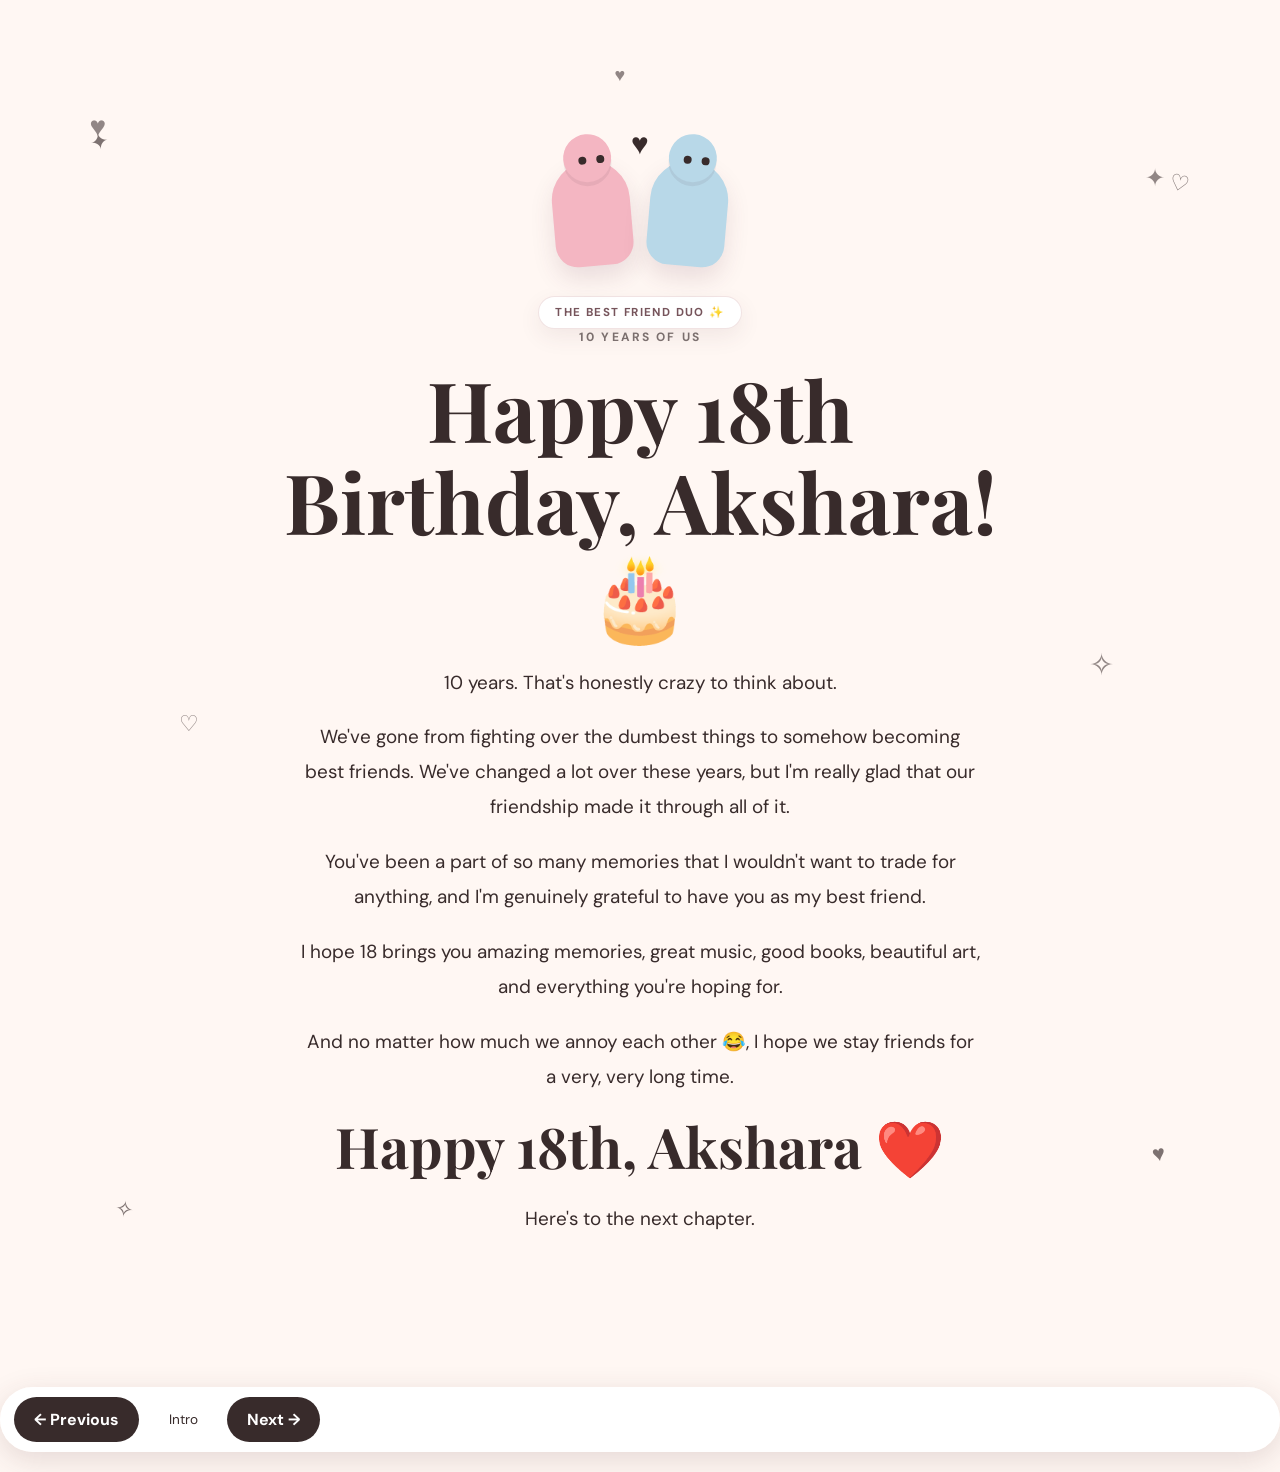
<file: index.html>
<!doctype html><html lang="en"><head><meta charset="utf-8"><meta name="viewport" content="width=device-width,initial-scale=1"><title>Happy 18th Birthday, Akshara 🎂</title><link rel="preconnect" href="https://fonts.googleapis.com"><link rel="preconnect" href="https://fonts.gstatic.com" crossorigin><link href="https://fonts.googleapis.com/css2?family=DM+Sans:wght@400;500;700&family=Playfair+Display:wght@600;700&display=swap" rel="stylesheet"><style>*{box-sizing:border-box}
html{margin:0;padding:0;min-height:100%;overflow-x:hidden;overflow-y:auto}
body{margin:0;padding:0;min-height:100vh;min-height:100dvh;font-family:"DM Sans",sans-serif;background:#fff7f3;color:#382b2b;overflow-x:hidden;overflow-y:auto}
.page{display:none;width:100%;min-height:100vh;min-height:100dvh;padding:70px 7vw 150px;overflow:visible}
.page.active{display:block;animation:fade .4s ease}
.hero,.card{max-width:760px;width:100%;margin:0 auto}
.hero{padding-top:4vh;text-align:center}
.card{background:rgba(255,255,255,.9);border:1px solid rgba(190,130,130,.2);border-radius:28px;padding:clamp(28px,6vw,60px);box-shadow:0 18px 60px rgba(120,70,70,.12);text-align:center}
.eyebrow{letter-spacing:.18em;font-size:.75rem;font-weight:700;opacity:.65;margin-bottom:18px}
h1,h2{font-family:"Playfair Display",serif;line-height:1.1}
h1{font-size:clamp(2.4rem,7vw,5.2rem);margin:0 0 28px}
h2{font-size:clamp(2rem,5vw,3.5rem);margin:0 0 26px}
p{font-size:clamp(1rem,2vw,1.18rem);line-height:1.85;margin:0 auto 20px;max-width:680px}
.nav{position:fixed;left:50%;bottom:20px;transform:translateX(-50%);display:flex;align-items:center;gap:14px;z-index:100;background:rgba(255,255,255,.96);padding:10px 14px;border-radius:999px;box-shadow:0 8px 30px rgba(80,50,50,.15);backdrop-filter:blur(10px)}
button{border:0;border-radius:999px;padding:12px 20px;background:#382b2b;color:white;font:inherit;font-weight:700;cursor:pointer}
button:disabled{opacity:.35;cursor:default}
#counter{font-size:.85rem;min-width:60px;text-align:center}
@keyframes fade{from{opacity:0;transform:translateY(10px)}to{opacity:1;transform:none}}
@media(max-width:600px){
.page{padding:35px 20px 125px;min-height:100dvh}
.hero{padding-top:2vh}
.card{border-radius:22px;padding:30px 24px}
.nav{bottom:12px;gap:8px;padding:8px 10px}
button{padding:10px 14px}
}
.decorations{position:fixed;inset:0;pointer-events:none;overflow:hidden;z-index:0}
.deco{position:absolute;opacity:.55;animation:float 7s ease-in-out infinite;user-select:none}
.deco:nth-child(1){left:7%;top:12%;font-size:28px;animation-delay:-1s}
.deco:nth-child(2){right:9%;top:18%;font-size:24px;animation-delay:-3s}
.deco:nth-child(3){left:14%;bottom:18%;font-size:22px;animation-delay:-5s}
.deco:nth-child(4){right:13%;bottom:24%;font-size:30px;animation-delay:-2s}
.deco:nth-child(5){left:48%;top:7%;font-size:18px;animation-delay:-4s}
.page,.nav{position:relative;z-index:1}
@keyframes float{0%,100%{transform:translateY(0) rotate(-4deg)}50%{transform:translateY(-12px) rotate(5deg)}}
@media(max-width:600px){.page{padding:45px 18px 120px}.deco:nth-child(1){left:3%}.deco:nth-child(2){right:3%}.deco:nth-child(3){left:5%}.deco:nth-child(4){right:5%}}

.duo-wrap{display:flex;justify-content:center;align-items:flex-end;gap:18px;margin:10px auto 28px;height:150px;position:relative}
.duo-person{width:78px;height:105px;border-radius:42px 42px 24px 24px;position:relative;box-shadow:0 12px 25px rgba(90,50,70,.13)}
.duo-person:before{content:"";position:absolute;width:48px;height:48px;border-radius:50%;top:-27px;left:15px;background:inherit;box-shadow:0 4px 0 rgba(70,40,50,.08)}
.duo-person:after{content:"";position:absolute;width:8px;height:8px;border-radius:50%;top:-5px;left:30px;background:#382b2b;box-shadow:18px 0 #382b2b}
.duo-one{background:#f4b6c2;transform:rotate(-5deg)}
.duo-two{background:#b8d8e8;transform:rotate(5deg)}
.duo-heart{position:absolute;top:8px;font-size:30px;animation:heartBeat 1.8s ease-in-out infinite}
.duo-label{display:inline-block;margin-top:2px;padding:8px 16px;border-radius:999px;background:#fff;border:1px solid rgba(190,130,130,.22);font-size:.72rem;font-weight:700;letter-spacing:.12em;color:#76545b;box-shadow:0 8px 22px rgba(90,50,70,.08)}
.corner-doodle{position:absolute;font-size:22px;opacity:.65;pointer-events:none}
.doodle-a{left:7%;top:9%;transform:rotate(-12deg)}
.doodle-b{right:7%;top:12%;transform:rotate(14deg)}
.doodle-c{left:9%;bottom:13%;transform:rotate(10deg)}
.doodle-d{right:9%;bottom:17%;transform:rotate(-10deg)}
@keyframes heartBeat{0%,100%{transform:scale(1)}50%{transform:scale(1.18)}}
</style></head><body>
<div class="decorations" aria-hidden="true">
<span class="deco">♥</span><span class="deco">✦</span><span class="deco">♡</span><span class="deco">✧</span><span class="deco">♥</span>
</div><section class="page active"><div class="hero"><div class="corner-doodle doodle-a">✦</div><div class="corner-doodle doodle-b">♡</div><div class="corner-doodle doodle-c">✧</div><div class="corner-doodle doodle-d">♥</div><div class="duo-wrap"><div class="duo-person duo-one"></div><div class="duo-heart">♥</div><div class="duo-person duo-two"></div></div><div class="duo-label">THE BEST FRIEND DUO ✨</div>
<div class="eyebrow">10 YEARS OF US</div>
<h1>Happy 18th Birthday, Akshara! 🎂</h1>
<p>10 years. That's honestly crazy to think about.</p>
<p>We've gone from fighting over the dumbest things to somehow becoming best friends. We've changed a lot over these years, but I'm really glad that our friendship made it through all of it.</p>
<p>You've been a part of so many memories that I wouldn't want to trade for anything, and I'm genuinely grateful to have you as my best friend.</p>
<p>I hope 18 brings you amazing memories, great music, good books, beautiful art, and everything you're hoping for.</p>
<p>And no matter how much we annoy each other 😂, I hope we stay friends for a very, very long time.</p>
<h2>Happy 18th, Akshara ❤️</h2><p>Here's to the next chapter.</p>
</div></section><section class="page"><div class="card"><div class="duo-label">BEST FRIEND DUO ✨</div><div class="eyebrow">MEMORY 1 OF 18</div><h2>The Beginning</h2><p>I still remember the first time you came to my house. We were only 8, and somehow even then we already had completely different things going on. I was busy playing while you were sitting there studying. Neither of us could have possibly known that this random childhood visit would eventually turn into a friendship that would last for the next ten years.</p></div></section><section class="page"><div class="card"><div class="duo-label">BEST FRIEND DUO ✨</div><div class="eyebrow">MEMORY 2 OF 18</div><h2>The 2-Day Van Era 😂</h2><p>Then came the legendary van phase. You joined my van, and somehow, only two days later, you left it again. 😂 At the time, it probably felt like just another completely normal school thing, but looking back, it is funny how many of our memories started with these tiny, seemingly insignificant moments. If someone had told us we'd still be friends ten years later, I definitely wouldn't have believed them.</p></div></section><section class="page"><div class="card"><div class="duo-label">BEST FRIEND DUO ✨</div><div class="eyebrow">MEMORY 3 OF 18</div><h2>Two Months of Awkwardness</h2><p>At 9, we somehow ended up in the same class for about two months and even sat together. We were both awkward, probably had no idea what to say half the time, and definitely weren't the people we eventually became. Still, looking back, there's something really sweet about remembering those early days when our friendship was basically just beginning without either of us realizing it.</p></div></section><section class="page"><div class="card"><div class="duo-label">BEST FRIEND DUO ✨</div><div class="eyebrow">MEMORY 4 OF 18</div><h2>The Frenemy Era</h2><p>By the time we were 10, things had evolved considerably. We entered what can only be described as our frenemy era. 😂 We could get along perfectly one moment and then argue over something completely ridiculous the next. Somehow, despite all the rivalry and stupid arguments, we kept ending up around each other. Apparently, even our childhood selves couldn't escape this friendship.</p></div></section><section class="page"><div class="card"><div class="duo-label">BEST FRIEND DUO ✨</div><div class="eyebrow">MEMORY 5 OF 18</div><h2>The Taekwondo Incident</h2><p>One of the funniest things is that I once watched your taekwondo training while I was waiting for a friend, without even realizing that it was you. Imagine watching someone without knowing that years later they would become your best friend. 😂 It's such a random memory, but it makes me realize how many times our paths crossed before we actually became close.</p></div></section><section class="page"><div class="card"><div class="duo-label">BEST FRIEND DUO ✨</div><div class="eyebrow">MEMORY 6 OF 18</div><h2>Forced Proximity</h2><p>At 11, I joined your van, and somehow we ended up being forced to sit together. Neither of us was particularly thrilled about this arrangement. 😂 We weren't exactly best friends at the time, and sitting next to each other probably felt like the universe was testing our patience. Looking back, though, it's hilarious because we eventually became so close that sitting together became completely normal.</p></div></section><section class="page"><div class="card"><div class="duo-label">BEST FRIEND DUO ✨</div><div class="eyebrow">MEMORY 7 OF 18</div><h2>Rivals, But Closer</h2><p>Around 12, we started getting closer, although the rivalry definitely wasn't going anywhere. We could be friends and competitors at the same time, somehow managing to turn the smallest things into competitions or arguments. 😂 But underneath all that, we were slowly becoming more comfortable around each other. It was probably one of the first stages where our friendship started becoming what it is today.</p></div></section><section class="page"><div class="card"><div class="duo-label">BEST FRIEND DUO ✨</div><div class="eyebrow">MEMORY 8 OF 18</div><h2>Lockdown</h2><p>Then lockdown happened, and somehow that changed everything. We became much closer during that time, especially when you were away in Aligarh for six months. I genuinely missed having you around, which was probably one of the first times I properly realized how important your presence had become. It's weird that something as strange as lockdown ended up strengthening our friendship so much.</p></div></section><section class="page"><div class="card"><div class="duo-label">BEST FRIEND DUO ✨</div><div class="eyebrow">MEMORY 9 OF 18</div><h2>The Instagram Era</h2><p>At 14, we properly entered the Instagram era. 😂 We started talking more and more, and suddenly our conversations weren't just random interactions at school anymore. We could actually talk whenever we wanted. Slowly, the messages became longer, the conversations became more frequent, and we started knowing much more about each other's lives. Looking back, this was definitely one of the turning points in our friendship.</p></div></section><section class="page"><div class="card"><div class="duo-label">BEST FRIEND DUO ✨</div><div class="eyebrow">MEMORY 10 OF 18</div><h2>The Walk Home Era</h2><p>By 15, we had become considerably closer, and going home from school together became one of those little routines that I genuinely enjoyed. Those walks gave us time to talk about random things, complain about school, discuss whatever was happening in our lives, and just exist without the usual school chaos around us. Some of the simplest moments ended up becoming some of my favourite memories.</p></div></section><section class="page"><div class="card"><div class="duo-label">BEST FRIEND DUO ✨</div><div class="eyebrow">MEMORY 11 OF 18</div><h2>The Water Incident 😂</h2><p>And then there was the time you hit me because I got water on you. 😂 Honestly, I'm still not sure whether the punishment matched the crime. But somehow, even these ridiculous moments became part of what makes our friendship memorable. We've had plenty of arguments and stupid incidents over the years, but they're the kind of memories that we'll probably laugh about even years from now.</p></div></section><section class="page"><div class="card"><div class="duo-label">BEST FRIEND DUO ✨</div><div class="eyebrow">MEMORY 12 OF 18</div><h2>Slendrina 💀</h2><p>I genuinely don't know why you thought pretending to be Slendrina was an acceptable way to entertain yourself, but apparently it was. 💀 You used to scare me with it, and I definitely did not appreciate it at the time. Looking back, though, it's one of those completely random memories that instantly reminds me of our friendship and the ridiculous things we used to do.</p></div></section><section class="page"><div class="card"><div class="duo-label">BEST FRIEND DUO ✨</div><div class="eyebrow">MEMORY 13 OF 18</div><h2>The Birthday Incident</h2><p>You once invited me to your birthday, which I thought was going to be a nice, normal birthday celebration. Instead, somehow I ended up getting isolated. 😂 I still remember that because it was such a classic example of our friendship: something that should have been simple somehow turned into a completely memorable incident. At least now it's something we can laugh about.</p></div></section><section class="page"><div class="card"><div class="duo-label">BEST FRIEND DUO ✨</div><div class="eyebrow">MEMORY 14 OF 18</div><h2>Basketball 🏀</h2><p>Playing basketball together at school is another one of those memories I really like. It wasn't necessarily some huge event, but it was just fun being able to play together and spend time doing something outside of the usual classroom routine. Looking back at all these little moments, it's funny how ordinary things like playing basketball can become memories that stick around for years.</p></div></section><section class="page"><div class="card"><div class="duo-label">BEST FRIEND DUO ✨</div><div class="eyebrow">MEMORY 15 OF 18</div><h2>The Wingwoman Era</h2><p>One of the most important things you've done for me was helping me propose to my girlfriend. 😂 You were basically my unofficial wingwoman through the whole situation, and honestly, I probably would've overthought everything without your help. It's funny to think about how you've been involved in so many different parts of my life, sometimes in completely unexpected ways.</p></div></section><section class="page"><div class="card"><div class="duo-label">BEST FRIEND DUO ✨</div><div class="eyebrow">MEMORY 16 OF 18</div><h2>The Unofficial Therapist</h2><p>You've also somehow become my unofficial therapist over the years. Whenever I had some problem, whether it was something serious or something completely stupid, you were usually there to listen and help me figure it out. You somehow had a way of making things feel less complicated. I genuinely appreciate all those conversations, even the ones where I probably made things way more dramatic than they needed to be.</p></div></section><section class="page"><div class="card"><div class="duo-label">BEST FRIEND DUO ✨</div><div class="eyebrow">MEMORY 17 OF 18</div><h2>The Chat Wars 😂</h2><p>And obviously, we can't forget the countless fights we've had over chat. 😂 Sometimes we'd argue over something incredibly stupid, stop talking for a while, and then somehow end up talking again like nothing happened. I've probably had to make up for my fair share of those arguments too. Somehow, despite all the chaos, none of those fights managed to break the friendship.</p></div></section><section class="page"><div class="card"><div class="duo-label">BEST FRIEND DUO ✨</div><div class="eyebrow">MEMORY 18 OF 18</div><h2>Ten Years Later ❤️</h2><p>And now here we are. Ten years after that first childhood visit, we've somehow gone from barely knowing each other, to classmates, rivals, frenemies, friends, and eventually best friends. We've grown up a lot, changed in countless ways, and collected an absurd number of memories along the way. Whatever the next ten years bring, I'm genuinely glad you've been such a big part of the first ten. ❤️</p></div></section><div class="nav"><button id="prev">← Previous</button><span id="counter">Intro</span><button id="next">Next →</button></div><script>
const pages=[...document.querySelectorAll(".page")],prev=document.getElementById("prev"),next=document.getElementById("next"),counter=document.getElementById("counter");let current=0;
function show(n){current=Math.max(0,Math.min(pages.length-1,n));pages.forEach((p,i)=>p.classList.toggle("active",i===current));prev.disabled=current===0;next.disabled=current===pages.length-1;counter.textContent=current===0?"Intro":current+" / 18";history.replaceState(null,"",current?"#memory-"+current:"");}
prev.onclick=()=>show(current-1);next.onclick=()=>show(current+1);document.addEventListener("keydown",e=>{if(e.key==="ArrowRight")show(current+1);if(e.key==="ArrowLeft")show(current-1)});const m=location.hash.match(/memory-(\d+)/);if(m)show(Number(m[1]));
</script></body></html>
</file>
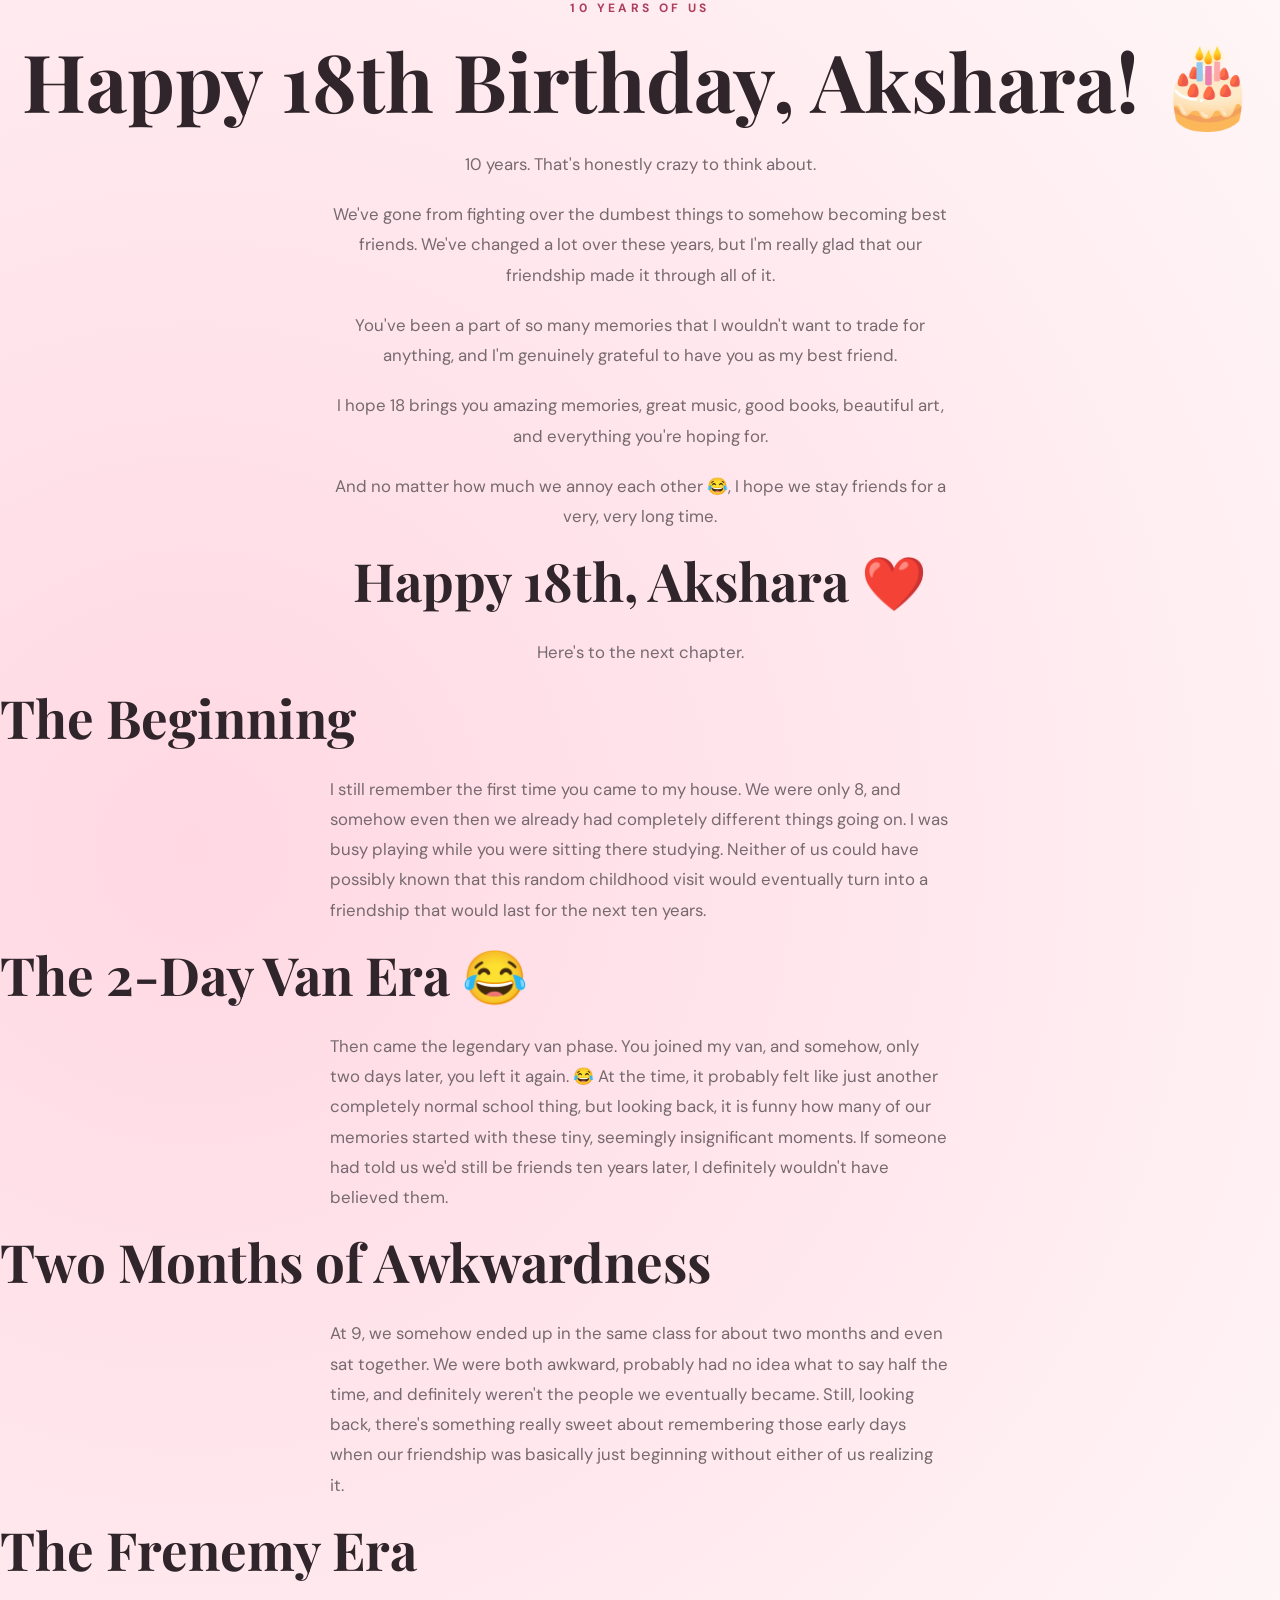
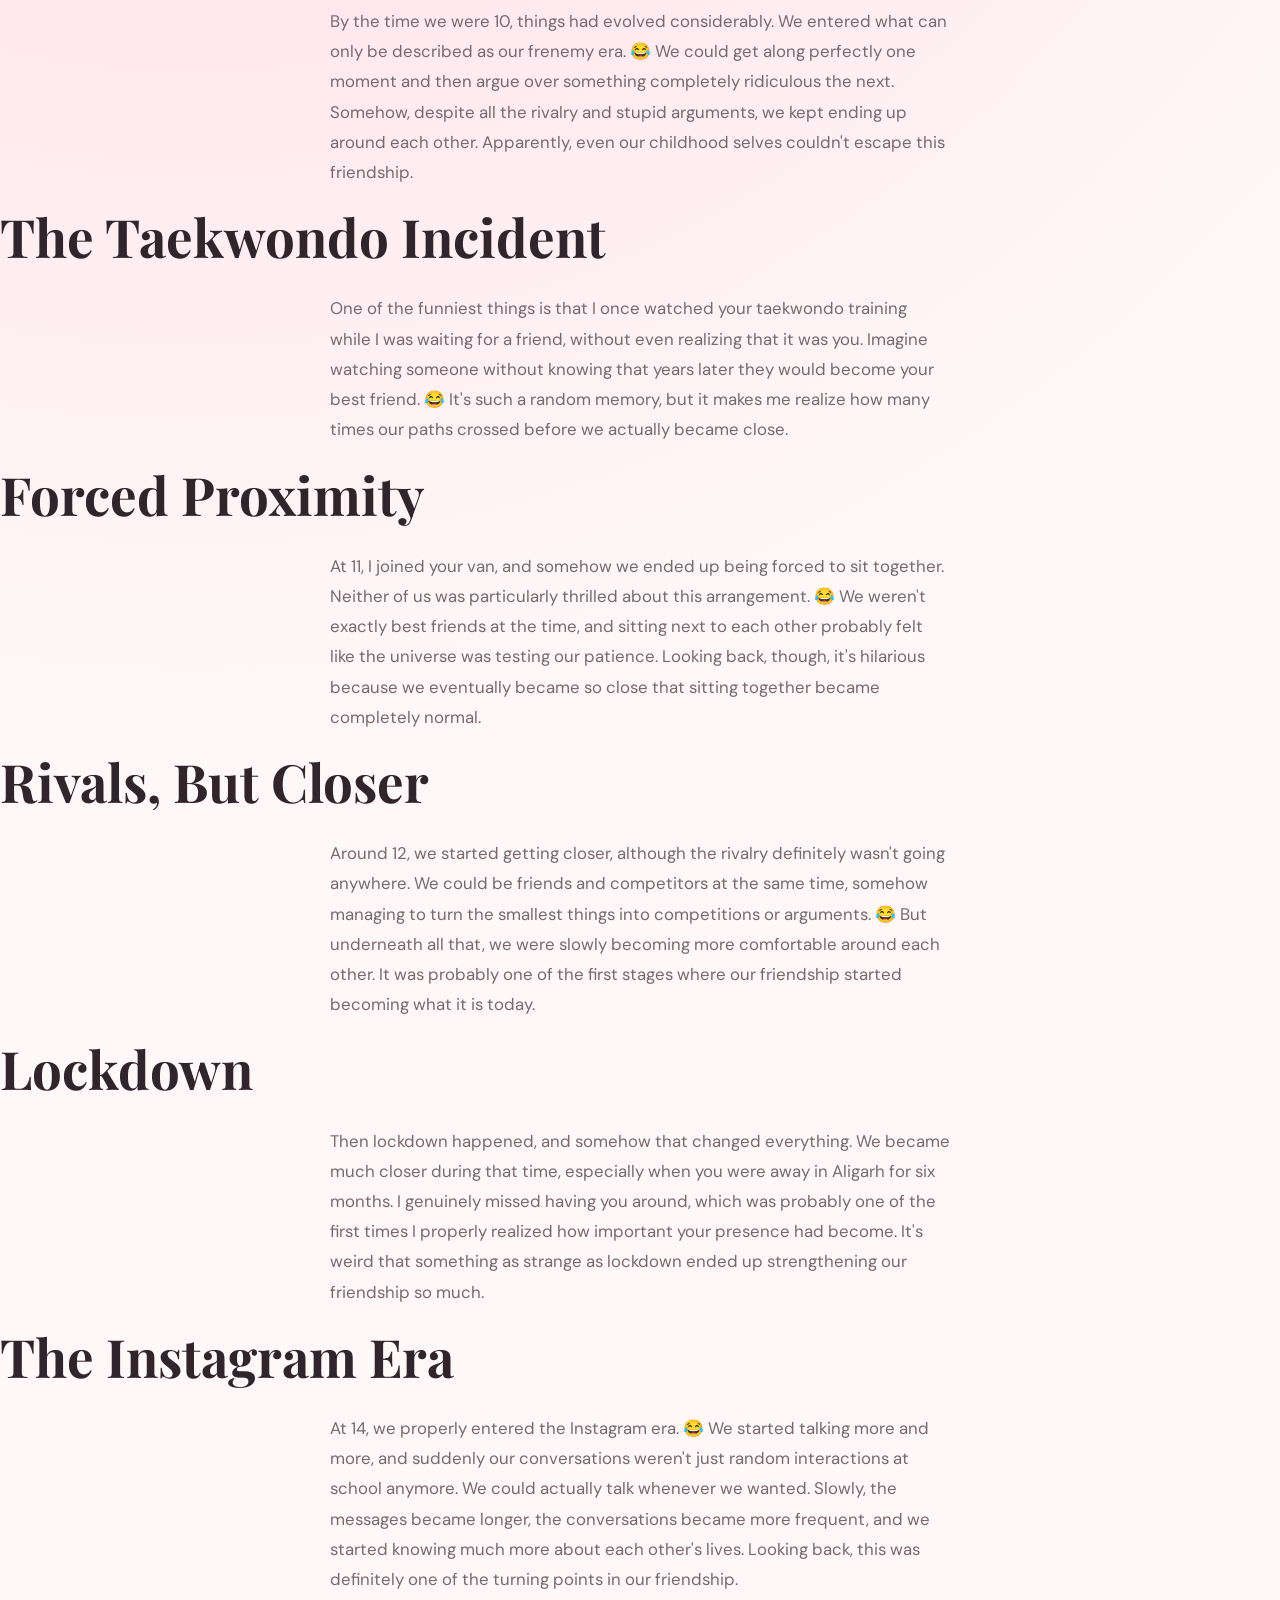
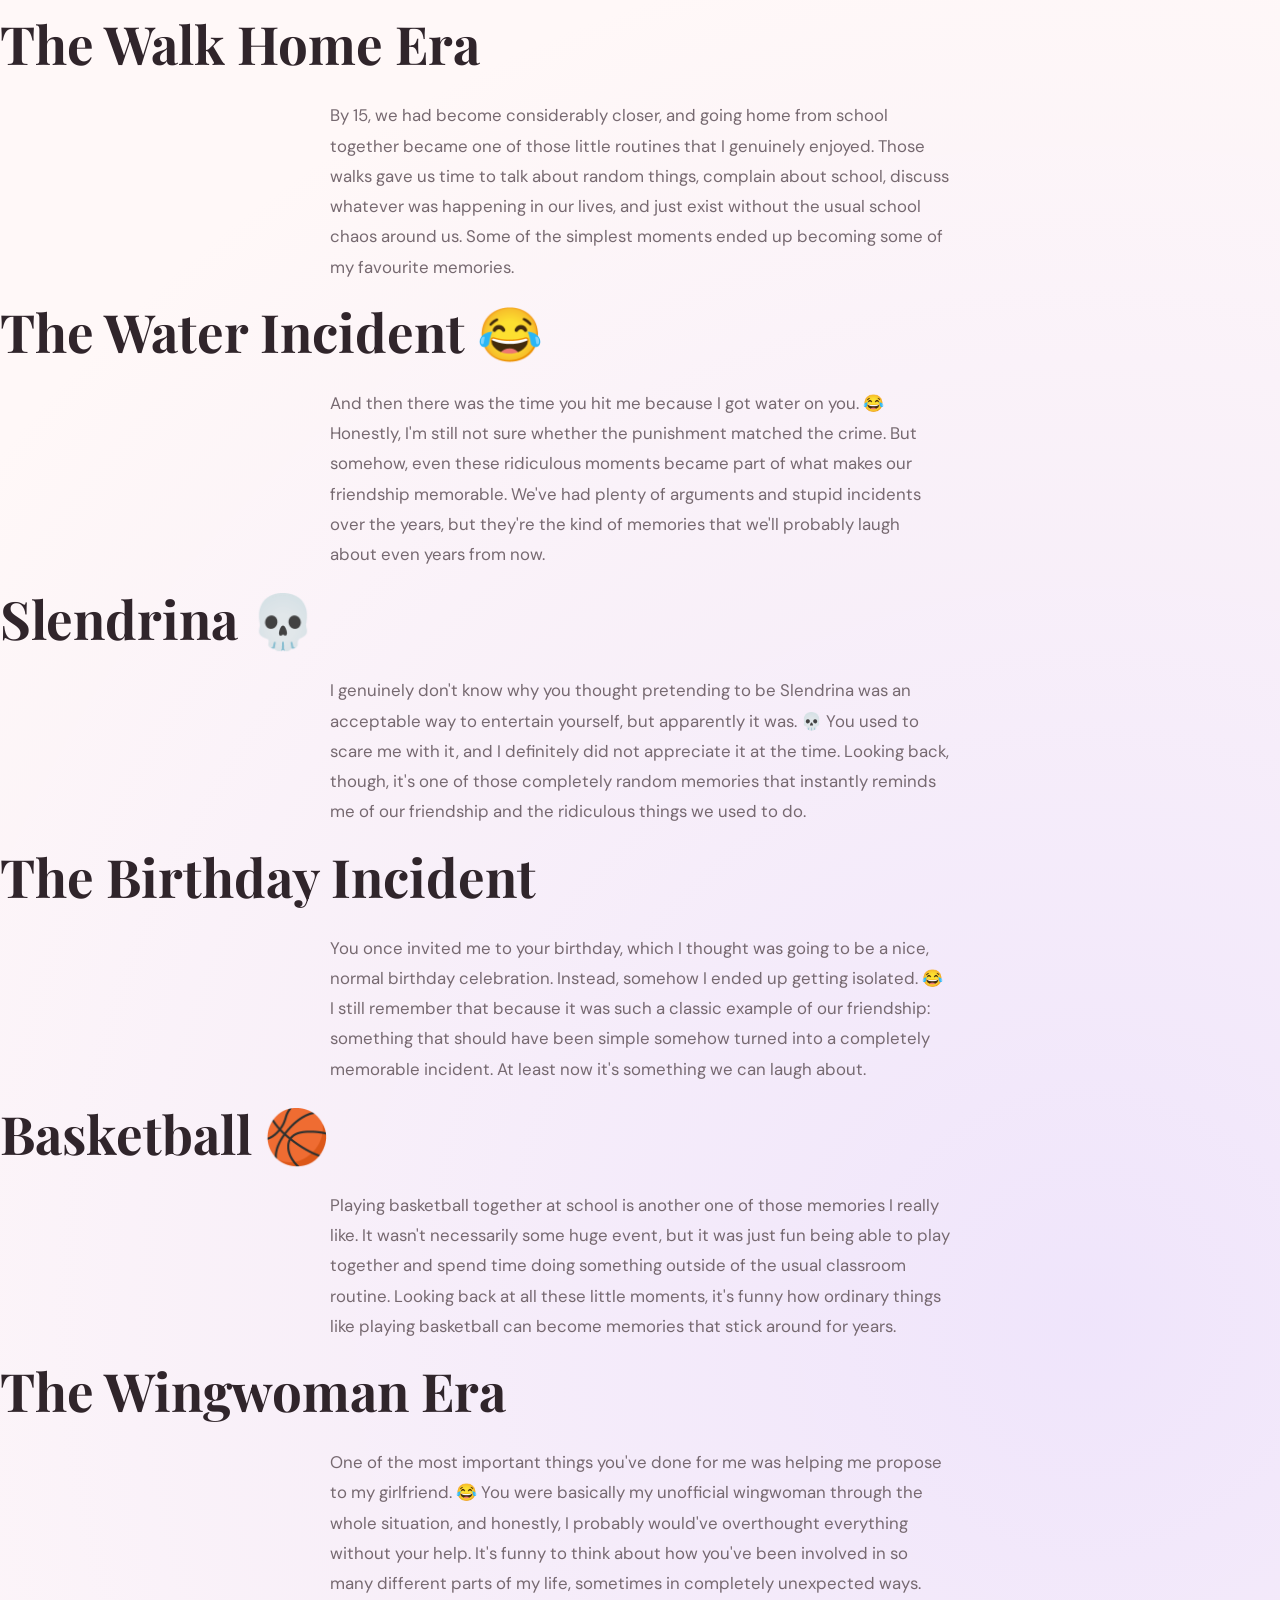
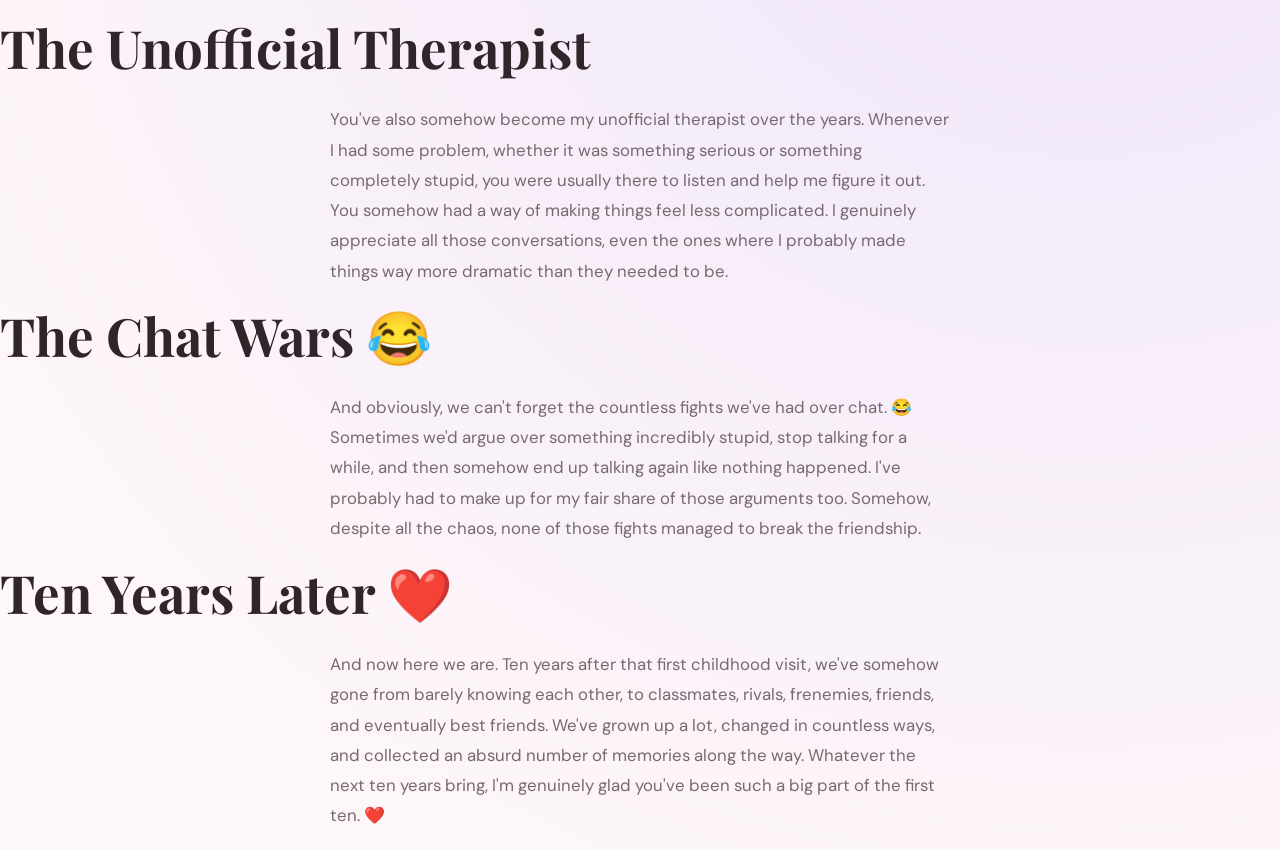
<file: akshara_birthday_updated-1.html>
<!DOCTYPE html>
<html lang="en">
<head>
<meta charset="UTF-8">
<meta name="viewport" content="width=device-width, initial-scale=1.0">
<title>Happy 18th Birthday, Akshara 🎂</title>
<link rel="stylesheet" href="static/style.css">
</head>
<body>
<div class="container">
<div class="hero">
<div class="eyebrow">10 YEARS OF US</div>
<h1>Happy 18th Birthday, Akshara! 🎂</h1>
<p>10 years. That's honestly crazy to think about.</p>
<p>We've gone from fighting over the dumbest things to somehow becoming best friends. We've changed a lot over these years, but I'm really glad that our friendship made it through all of it.</p>
<p>You've been a part of so many memories that I wouldn't want to trade for anything, and I'm genuinely grateful to have you as my best friend.</p>
<p>I hope 18 brings you amazing memories, great music, good books, beautiful art, and everything you're hoping for.</p>
<p>And no matter how much we annoy each other 😂, I hope we stay friends for a very, very long time.</p>
<h2>Happy 18th, Akshara ❤️</h2><p>Here's to the next chapter.</p>
</div>
<div class="memories">
<section><h2>The Beginning</h2><p>I still remember the first time you came to my house. We were only 8, and somehow even then we already had completely different things going on. I was busy playing while you were sitting there studying. Neither of us could have possibly known that this random childhood visit would eventually turn into a friendship that would last for the next ten years.</p></section>
<section><h2>The 2-Day Van Era 😂</h2><p>Then came the legendary van phase. You joined my van, and somehow, only two days later, you left it again. 😂 At the time, it probably felt like just another completely normal school thing, but looking back, it is funny how many of our memories started with these tiny, seemingly insignificant moments. If someone had told us we'd still be friends ten years later, I definitely wouldn't have believed them.</p></section>
<section><h2>Two Months of Awkwardness</h2><p>At 9, we somehow ended up in the same class for about two months and even sat together. We were both awkward, probably had no idea what to say half the time, and definitely weren't the people we eventually became. Still, looking back, there's something really sweet about remembering those early days when our friendship was basically just beginning without either of us realizing it.</p></section>
<section><h2>The Frenemy Era</h2><p>By the time we were 10, things had evolved considerably. We entered what can only be described as our frenemy era. 😂 We could get along perfectly one moment and then argue over something completely ridiculous the next. Somehow, despite all the rivalry and stupid arguments, we kept ending up around each other. Apparently, even our childhood selves couldn't escape this friendship.</p></section>
<section><h2>The Taekwondo Incident</h2><p>One of the funniest things is that I once watched your taekwondo training while I was waiting for a friend, without even realizing that it was you. Imagine watching someone without knowing that years later they would become your best friend. 😂 It's such a random memory, but it makes me realize how many times our paths crossed before we actually became close.</p></section>
<section><h2>Forced Proximity</h2><p>At 11, I joined your van, and somehow we ended up being forced to sit together. Neither of us was particularly thrilled about this arrangement. 😂 We weren't exactly best friends at the time, and sitting next to each other probably felt like the universe was testing our patience. Looking back, though, it's hilarious because we eventually became so close that sitting together became completely normal.</p></section>
<section><h2>Rivals, But Closer</h2><p>Around 12, we started getting closer, although the rivalry definitely wasn't going anywhere. We could be friends and competitors at the same time, somehow managing to turn the smallest things into competitions or arguments. 😂 But underneath all that, we were slowly becoming more comfortable around each other. It was probably one of the first stages where our friendship started becoming what it is today.</p></section>
<section><h2>Lockdown</h2><p>Then lockdown happened, and somehow that changed everything. We became much closer during that time, especially when you were away in Aligarh for six months. I genuinely missed having you around, which was probably one of the first times I properly realized how important your presence had become. It's weird that something as strange as lockdown ended up strengthening our friendship so much.</p></section>
<section><h2>The Instagram Era</h2><p>At 14, we properly entered the Instagram era. 😂 We started talking more and more, and suddenly our conversations weren't just random interactions at school anymore. We could actually talk whenever we wanted. Slowly, the messages became longer, the conversations became more frequent, and we started knowing much more about each other's lives. Looking back, this was definitely one of the turning points in our friendship.</p></section>
<section><h2>The Walk Home Era</h2><p>By 15, we had become considerably closer, and going home from school together became one of those little routines that I genuinely enjoyed. Those walks gave us time to talk about random things, complain about school, discuss whatever was happening in our lives, and just exist without the usual school chaos around us. Some of the simplest moments ended up becoming some of my favourite memories.</p></section>
<section><h2>The Water Incident 😂</h2><p>And then there was the time you hit me because I got water on you. 😂 Honestly, I'm still not sure whether the punishment matched the crime. But somehow, even these ridiculous moments became part of what makes our friendship memorable. We've had plenty of arguments and stupid incidents over the years, but they're the kind of memories that we'll probably laugh about even years from now.</p></section>
<section><h2>Slendrina 💀</h2><p>I genuinely don't know why you thought pretending to be Slendrina was an acceptable way to entertain yourself, but apparently it was. 💀 You used to scare me with it, and I definitely did not appreciate it at the time. Looking back, though, it's one of those completely random memories that instantly reminds me of our friendship and the ridiculous things we used to do.</p></section>
<section><h2>The Birthday Incident</h2><p>You once invited me to your birthday, which I thought was going to be a nice, normal birthday celebration. Instead, somehow I ended up getting isolated. 😂 I still remember that because it was such a classic example of our friendship: something that should have been simple somehow turned into a completely memorable incident. At least now it's something we can laugh about.</p></section>
<section><h2>Basketball 🏀</h2><p>Playing basketball together at school is another one of those memories I really like. It wasn't necessarily some huge event, but it was just fun being able to play together and spend time doing something outside of the usual classroom routine. Looking back at all these little moments, it's funny how ordinary things like playing basketball can become memories that stick around for years.</p></section>
<section><h2>The Wingwoman Era</h2><p>One of the most important things you've done for me was helping me propose to my girlfriend. 😂 You were basically my unofficial wingwoman through the whole situation, and honestly, I probably would've overthought everything without your help. It's funny to think about how you've been involved in so many different parts of my life, sometimes in completely unexpected ways.</p></section>
<section><h2>The Unofficial Therapist</h2><p>You've also somehow become my unofficial therapist over the years. Whenever I had some problem, whether it was something serious or something completely stupid, you were usually there to listen and help me figure it out. You somehow had a way of making things feel less complicated. I genuinely appreciate all those conversations, even the ones where I probably made things way more dramatic than they needed to be.</p></section>
<section><h2>The Chat Wars 😂</h2><p>And obviously, we can't forget the countless fights we've had over chat. 😂 Sometimes we'd argue over something incredibly stupid, stop talking for a while, and then somehow end up talking again like nothing happened. I've probably had to make up for my fair share of those arguments too. Somehow, despite all the chaos, none of those fights managed to break the friendship.</p></section>
<section><h2>Ten Years Later ❤️</h2><p>And now here we are. Ten years after that first childhood visit, we've somehow gone from barely knowing each other, to classmates, rivals, frenemies, friends, and eventually best friends. We've grown up a lot, changed in countless ways, and collected an absurd number of memories along the way. Whatever the next ten years bring, I'm genuinely glad you've been such a big part of the first ten. ❤️</p></section>
</div>
</div>
<script src="static/script.js"></script>
</body>
</html>
</file>
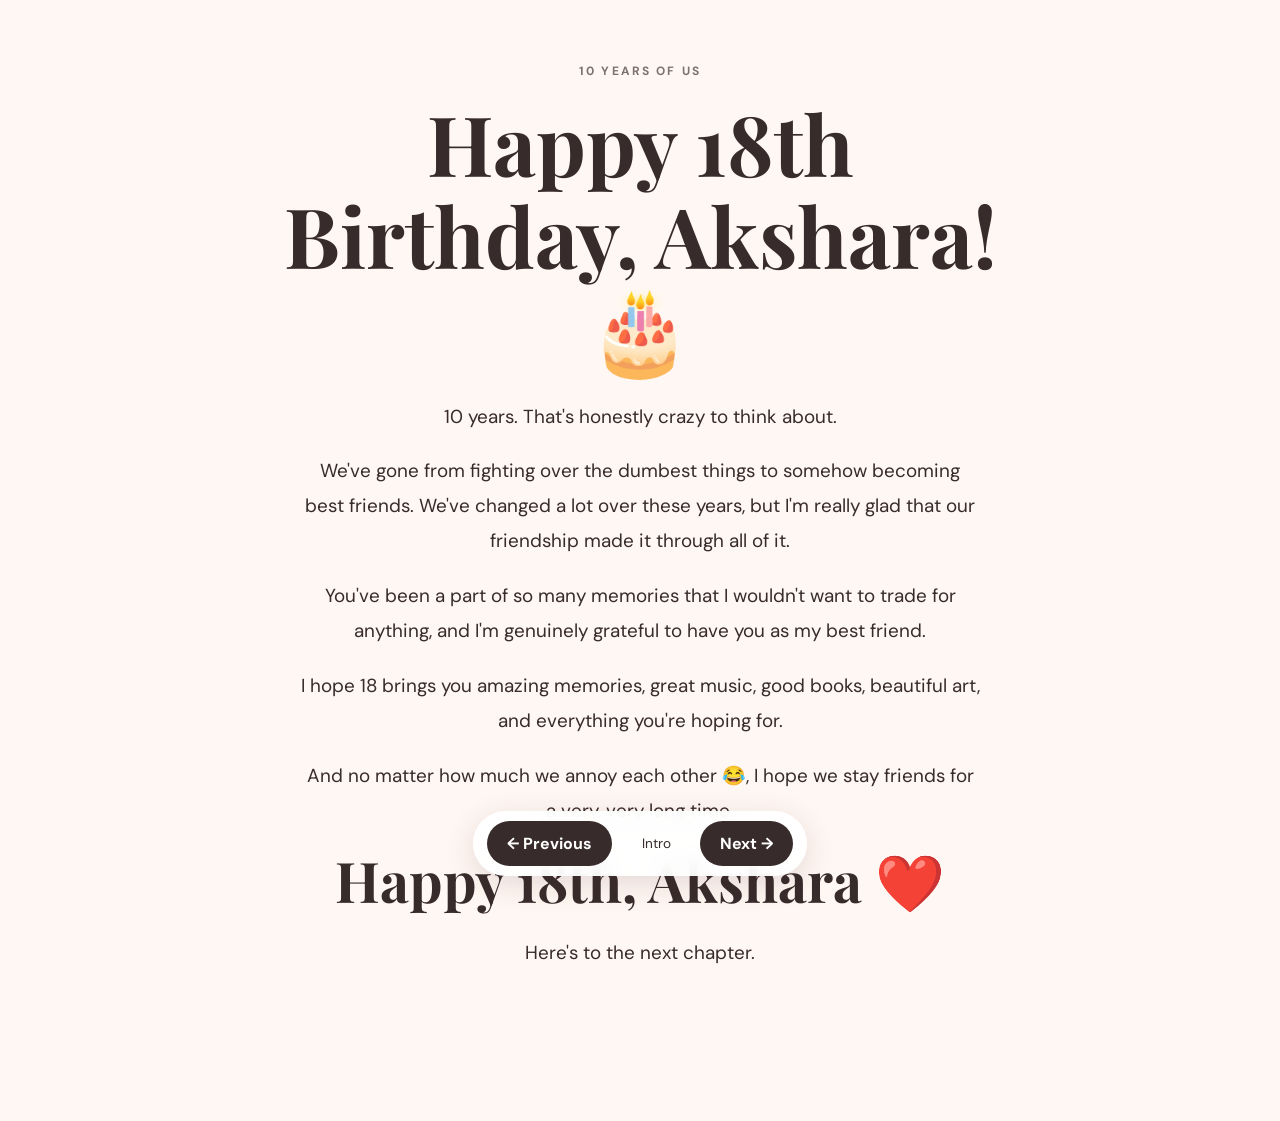
<file: index-1.html>
<!doctype html><html lang="en"><head><meta charset="utf-8"><meta name="viewport" content="width=device-width,initial-scale=1"><title>Happy 18th Birthday, Akshara 🎂</title><link rel="preconnect" href="https://fonts.googleapis.com"><link rel="preconnect" href="https://fonts.gstatic.com" crossorigin><link href="https://fonts.googleapis.com/css2?family=DM+Sans:wght@400;500;700&family=Playfair+Display:wght@600;700&display=swap" rel="stylesheet"><style>
*{box-sizing:border-box}html,body{margin:0;min-height:100%;font-family:"DM Sans",sans-serif;background:#fff7f3;color:#382b2b}body{overflow-x:hidden;overflow-y:auto}.page{display:none;min-height:100vh;padding:7vh 7vw 130px;align-items:center;justify-content:center;overflow:visible}.page.active{display:flex;animation:fade .4s ease}.hero,.card{max-width:760px;width:100%;text-align:center}.card{background:rgba(255,255,255,.85);border:1px solid rgba(190,130,130,.2);border-radius:28px;padding:clamp(28px,6vw,60px);box-shadow:0 18px 60px rgba(120,70,70,.12)}.eyebrow{letter-spacing:.18em;font-size:.75rem;font-weight:700;opacity:.65;margin-bottom:18px}h1,h2{font-family:"Playfair Display",serif;line-height:1.1}h1{font-size:clamp(2.4rem,7vw,5.2rem);margin:0 0 28px}h2{font-size:clamp(2rem,5vw,3.5rem);margin:0 0 26px}p{font-size:clamp(1rem,2vw,1.18rem);line-height:1.85;margin:0 auto 20px;max-width:680px}.nav{position:fixed;left:50%;bottom:24px;transform:translateX(-50%);display:flex;align-items:center;gap:14px;z-index:20;background:rgba(255,255,255,.93);padding:10px 14px;border-radius:999px;box-shadow:0 8px 30px rgba(80,50,50,.15);backdrop-filter:blur(10px)}button{border:0;border-radius:999px;padding:12px 20px;background:#382b2b;color:white;font:inherit;font-weight:700;cursor:pointer}button:disabled{opacity:.35;cursor:default}#counter{font-size:.85rem;min-width:60px;text-align:center}@keyframes fade{from{opacity:0;transform:translateY(10px)}to{opacity:1;transform:none}}@media(max-width:600px){.page{padding:5vh 20px 120px;align-items:flex-start}.card{border-radius:22px;padding:30px 24px}.nav{bottom:14px}button{padding:10px 15px}}
</style></head><body><section class="page active"><div class="hero">
<div class="eyebrow">10 YEARS OF US</div>
<h1>Happy 18th Birthday, Akshara! 🎂</h1>
<p>10 years. That's honestly crazy to think about.</p>
<p>We've gone from fighting over the dumbest things to somehow becoming best friends. We've changed a lot over these years, but I'm really glad that our friendship made it through all of it.</p>
<p>You've been a part of so many memories that I wouldn't want to trade for anything, and I'm genuinely grateful to have you as my best friend.</p>
<p>I hope 18 brings you amazing memories, great music, good books, beautiful art, and everything you're hoping for.</p>
<p>And no matter how much we annoy each other 😂, I hope we stay friends for a very, very long time.</p>
<h2>Happy 18th, Akshara ❤️</h2><p>Here's to the next chapter.</p>
</div></section><section class="page"><div class="card"><div class="eyebrow">MEMORY 1 OF 18</div><h2>The Beginning</h2><p>I still remember the first time you came to my house. We were only 8, and somehow even then we already had completely different things going on. I was busy playing while you were sitting there studying. Neither of us could have possibly known that this random childhood visit would eventually turn into a friendship that would last for the next ten years.</p></div></section><section class="page"><div class="card"><div class="eyebrow">MEMORY 2 OF 18</div><h2>The 2-Day Van Era 😂</h2><p>Then came the legendary van phase. You joined my van, and somehow, only two days later, you left it again. 😂 At the time, it probably felt like just another completely normal school thing, but looking back, it is funny how many of our memories started with these tiny, seemingly insignificant moments. If someone had told us we'd still be friends ten years later, I definitely wouldn't have believed them.</p></div></section><section class="page"><div class="card"><div class="eyebrow">MEMORY 3 OF 18</div><h2>Two Months of Awkwardness</h2><p>At 9, we somehow ended up in the same class for about two months and even sat together. We were both awkward, probably had no idea what to say half the time, and definitely weren't the people we eventually became. Still, looking back, there's something really sweet about remembering those early days when our friendship was basically just beginning without either of us realizing it.</p></div></section><section class="page"><div class="card"><div class="eyebrow">MEMORY 4 OF 18</div><h2>The Frenemy Era</h2><p>By the time we were 10, things had evolved considerably. We entered what can only be described as our frenemy era. 😂 We could get along perfectly one moment and then argue over something completely ridiculous the next. Somehow, despite all the rivalry and stupid arguments, we kept ending up around each other. Apparently, even our childhood selves couldn't escape this friendship.</p></div></section><section class="page"><div class="card"><div class="eyebrow">MEMORY 5 OF 18</div><h2>The Taekwondo Incident</h2><p>One of the funniest things is that I once watched your taekwondo training while I was waiting for a friend, without even realizing that it was you. Imagine watching someone without knowing that years later they would become your best friend. 😂 It's such a random memory, but it makes me realize how many times our paths crossed before we actually became close.</p></div></section><section class="page"><div class="card"><div class="eyebrow">MEMORY 6 OF 18</div><h2>Forced Proximity</h2><p>At 11, I joined your van, and somehow we ended up being forced to sit together. Neither of us was particularly thrilled about this arrangement. 😂 We weren't exactly best friends at the time, and sitting next to each other probably felt like the universe was testing our patience. Looking back, though, it's hilarious because we eventually became so close that sitting together became completely normal.</p></div></section><section class="page"><div class="card"><div class="eyebrow">MEMORY 7 OF 18</div><h2>Rivals, But Closer</h2><p>Around 12, we started getting closer, although the rivalry definitely wasn't going anywhere. We could be friends and competitors at the same time, somehow managing to turn the smallest things into competitions or arguments. 😂 But underneath all that, we were slowly becoming more comfortable around each other. It was probably one of the first stages where our friendship started becoming what it is today.</p></div></section><section class="page"><div class="card"><div class="eyebrow">MEMORY 8 OF 18</div><h2>Lockdown</h2><p>Then lockdown happened, and somehow that changed everything. We became much closer during that time, especially when you were away in Aligarh for six months. I genuinely missed having you around, which was probably one of the first times I properly realized how important your presence had become. It's weird that something as strange as lockdown ended up strengthening our friendship so much.</p></div></section><section class="page"><div class="card"><div class="eyebrow">MEMORY 9 OF 18</div><h2>The Instagram Era</h2><p>At 14, we properly entered the Instagram era. 😂 We started talking more and more, and suddenly our conversations weren't just random interactions at school anymore. We could actually talk whenever we wanted. Slowly, the messages became longer, the conversations became more frequent, and we started knowing much more about each other's lives. Looking back, this was definitely one of the turning points in our friendship.</p></div></section><section class="page"><div class="card"><div class="eyebrow">MEMORY 10 OF 18</div><h2>The Walk Home Era</h2><p>By 15, we had become considerably closer, and going home from school together became one of those little routines that I genuinely enjoyed. Those walks gave us time to talk about random things, complain about school, discuss whatever was happening in our lives, and just exist without the usual school chaos around us. Some of the simplest moments ended up becoming some of my favourite memories.</p></div></section><section class="page"><div class="card"><div class="eyebrow">MEMORY 11 OF 18</div><h2>The Water Incident 😂</h2><p>And then there was the time you hit me because I got water on you. 😂 Honestly, I'm still not sure whether the punishment matched the crime. But somehow, even these ridiculous moments became part of what makes our friendship memorable. We've had plenty of arguments and stupid incidents over the years, but they're the kind of memories that we'll probably laugh about even years from now.</p></div></section><section class="page"><div class="card"><div class="eyebrow">MEMORY 12 OF 18</div><h2>Slendrina 💀</h2><p>I genuinely don't know why you thought pretending to be Slendrina was an acceptable way to entertain yourself, but apparently it was. 💀 You used to scare me with it, and I definitely did not appreciate it at the time. Looking back, though, it's one of those completely random memories that instantly reminds me of our friendship and the ridiculous things we used to do.</p></div></section><section class="page"><div class="card"><div class="eyebrow">MEMORY 13 OF 18</div><h2>The Birthday Incident</h2><p>You once invited me to your birthday, which I thought was going to be a nice, normal birthday celebration. Instead, somehow I ended up getting isolated. 😂 I still remember that because it was such a classic example of our friendship: something that should have been simple somehow turned into a completely memorable incident. At least now it's something we can laugh about.</p></div></section><section class="page"><div class="card"><div class="eyebrow">MEMORY 14 OF 18</div><h2>Basketball 🏀</h2><p>Playing basketball together at school is another one of those memories I really like. It wasn't necessarily some huge event, but it was just fun being able to play together and spend time doing something outside of the usual classroom routine. Looking back at all these little moments, it's funny how ordinary things like playing basketball can become memories that stick around for years.</p></div></section><section class="page"><div class="card"><div class="eyebrow">MEMORY 15 OF 18</div><h2>The Wingwoman Era</h2><p>One of the most important things you've done for me was helping me propose to my girlfriend. 😂 You were basically my unofficial wingwoman through the whole situation, and honestly, I probably would've overthought everything without your help. It's funny to think about how you've been involved in so many different parts of my life, sometimes in completely unexpected ways.</p></div></section><section class="page"><div class="card"><div class="eyebrow">MEMORY 16 OF 18</div><h2>The Unofficial Therapist</h2><p>You've also somehow become my unofficial therapist over the years. Whenever I had some problem, whether it was something serious or something completely stupid, you were usually there to listen and help me figure it out. You somehow had a way of making things feel less complicated. I genuinely appreciate all those conversations, even the ones where I probably made things way more dramatic than they needed to be.</p></div></section><section class="page"><div class="card"><div class="eyebrow">MEMORY 17 OF 18</div><h2>The Chat Wars 😂</h2><p>And obviously, we can't forget the countless fights we've had over chat. 😂 Sometimes we'd argue over something incredibly stupid, stop talking for a while, and then somehow end up talking again like nothing happened. I've probably had to make up for my fair share of those arguments too. Somehow, despite all the chaos, none of those fights managed to break the friendship.</p></div></section><section class="page"><div class="card"><div class="eyebrow">MEMORY 18 OF 18</div><h2>Ten Years Later ❤️</h2><p>And now here we are. Ten years after that first childhood visit, we've somehow gone from barely knowing each other, to classmates, rivals, frenemies, friends, and eventually best friends. We've grown up a lot, changed in countless ways, and collected an absurd number of memories along the way. Whatever the next ten years bring, I'm genuinely glad you've been such a big part of the first ten. ❤️</p></div></section><div class="nav"><button id="prev">← Previous</button><span id="counter">Intro</span><button id="next">Next →</button></div><script>
const pages=[...document.querySelectorAll(".page")],prev=document.getElementById("prev"),next=document.getElementById("next"),counter=document.getElementById("counter");let current=0;
function show(n){current=Math.max(0,Math.min(pages.length-1,n));pages.forEach((p,i)=>p.classList.toggle("active",i===current));prev.disabled=current===0;next.disabled=current===pages.length-1;counter.textContent=current===0?"Intro":current+" / 18";history.replaceState(null,"",current?"#memory-"+current:"");}
prev.onclick=()=>show(current-1);next.onclick=()=>show(current+1);document.addEventListener("keydown",e=>{if(e.key==="ArrowRight")show(current+1);if(e.key==="ArrowLeft")show(current-1)});const m=location.hash.match(/memory-(\d+)/);if(m)show(Number(m[1]));
</script></body></html>
</file>
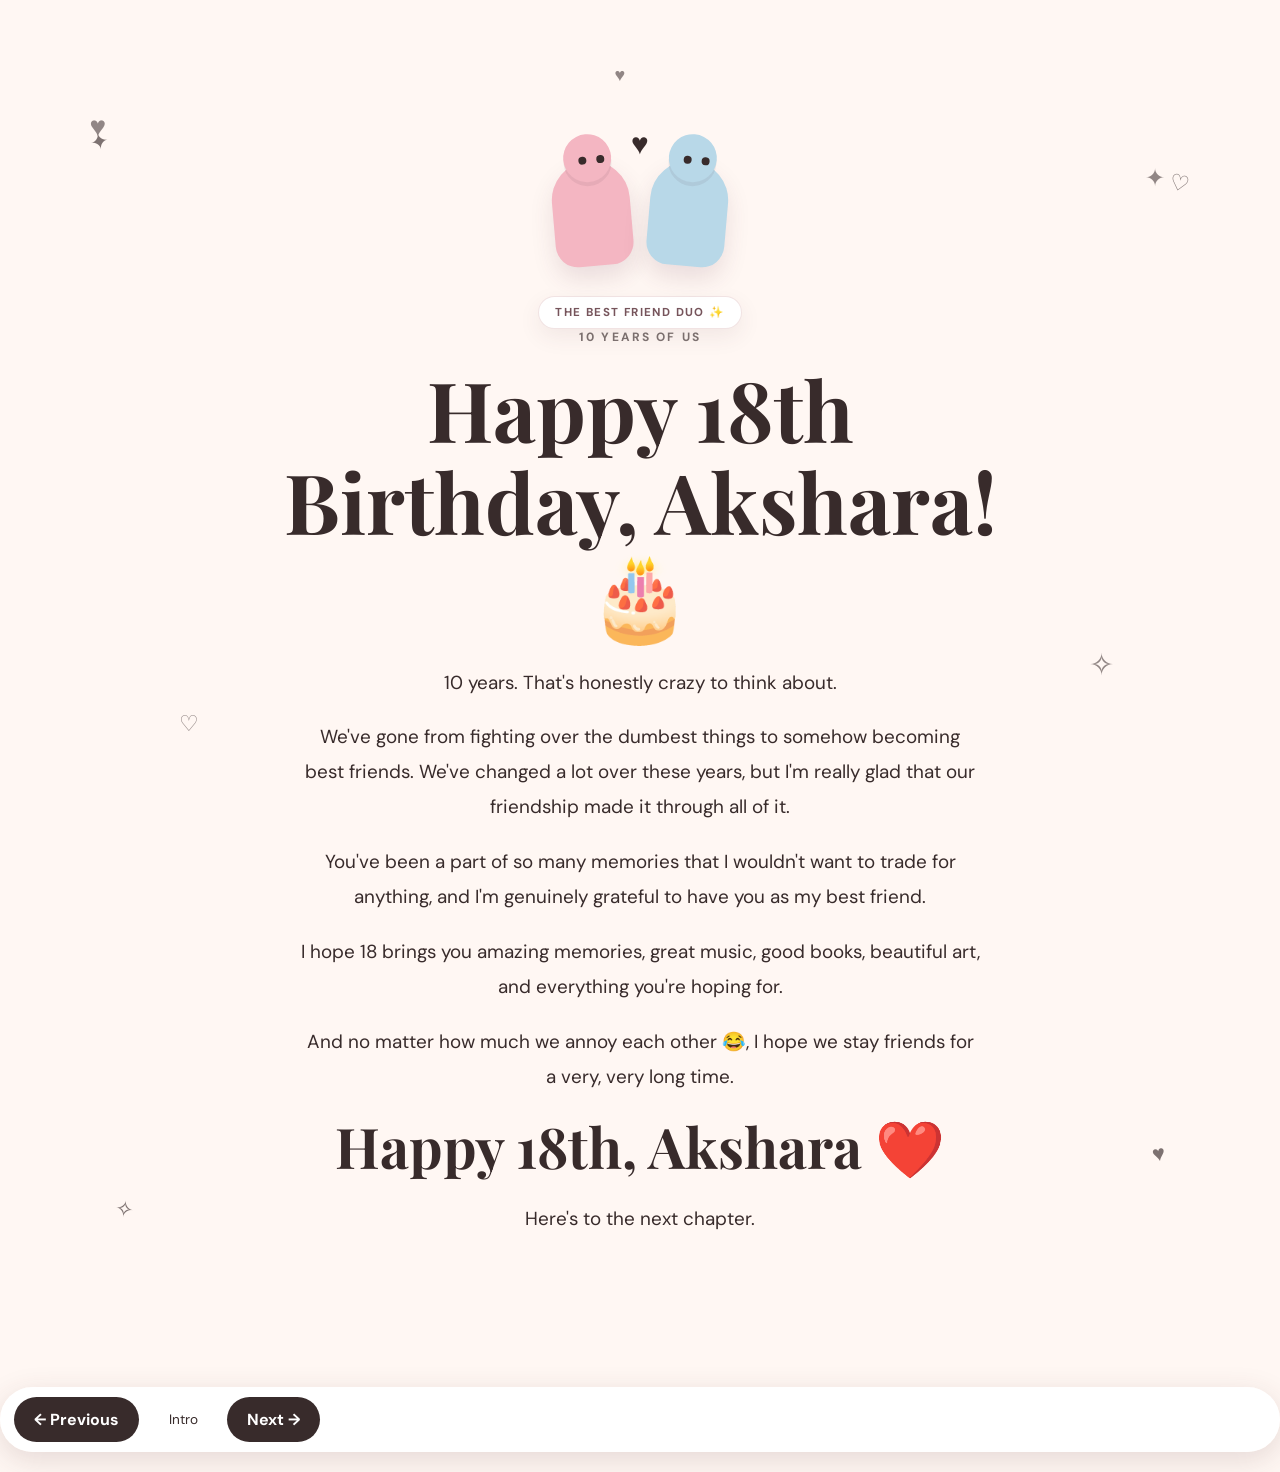
<file: index-4.html>
<!doctype html><html lang="en"><head><meta charset="utf-8"><meta name="viewport" content="width=device-width,initial-scale=1"><title>Happy 18th Birthday, Akshara 🎂</title><link rel="preconnect" href="https://fonts.googleapis.com"><link rel="preconnect" href="https://fonts.gstatic.com" crossorigin><link href="https://fonts.googleapis.com/css2?family=DM+Sans:wght@400;500;700&family=Playfair+Display:wght@600;700&display=swap" rel="stylesheet"><style>*{box-sizing:border-box}
html{margin:0;padding:0;min-height:100%;overflow-x:hidden;overflow-y:auto}
body{margin:0;padding:0;min-height:100vh;min-height:100dvh;font-family:"DM Sans",sans-serif;background:#fff7f3;color:#382b2b;overflow-x:hidden;overflow-y:auto}
.page{display:none;width:100%;min-height:100vh;min-height:100dvh;padding:70px 7vw 150px;overflow:visible}
.page.active{display:block;animation:fade .4s ease}
.hero,.card{max-width:760px;width:100%;margin:0 auto}
.hero{padding-top:4vh;text-align:center}
.card{background:rgba(255,255,255,.9);border:1px solid rgba(190,130,130,.2);border-radius:28px;padding:clamp(28px,6vw,60px);box-shadow:0 18px 60px rgba(120,70,70,.12);text-align:center}
.eyebrow{letter-spacing:.18em;font-size:.75rem;font-weight:700;opacity:.65;margin-bottom:18px}
h1,h2{font-family:"Playfair Display",serif;line-height:1.1}
h1{font-size:clamp(2.4rem,7vw,5.2rem);margin:0 0 28px}
h2{font-size:clamp(2rem,5vw,3.5rem);margin:0 0 26px}
p{font-size:clamp(1rem,2vw,1.18rem);line-height:1.85;margin:0 auto 20px;max-width:680px}
.nav{position:fixed;left:50%;bottom:20px;transform:translateX(-50%);display:flex;align-items:center;gap:14px;z-index:100;background:rgba(255,255,255,.96);padding:10px 14px;border-radius:999px;box-shadow:0 8px 30px rgba(80,50,50,.15);backdrop-filter:blur(10px)}
button{border:0;border-radius:999px;padding:12px 20px;background:#382b2b;color:white;font:inherit;font-weight:700;cursor:pointer}
button:disabled{opacity:.35;cursor:default}
#counter{font-size:.85rem;min-width:60px;text-align:center}
@keyframes fade{from{opacity:0;transform:translateY(10px)}to{opacity:1;transform:none}}
@media(max-width:600px){
.page{padding:35px 20px 125px;min-height:100dvh}
.hero{padding-top:2vh}
.card{border-radius:22px;padding:30px 24px}
.nav{bottom:12px;gap:8px;padding:8px 10px}
button{padding:10px 14px}
}
.decorations{position:fixed;inset:0;pointer-events:none;overflow:hidden;z-index:0}
.deco{position:absolute;opacity:.55;animation:float 7s ease-in-out infinite;user-select:none}
.deco:nth-child(1){left:7%;top:12%;font-size:28px;animation-delay:-1s}
.deco:nth-child(2){right:9%;top:18%;font-size:24px;animation-delay:-3s}
.deco:nth-child(3){left:14%;bottom:18%;font-size:22px;animation-delay:-5s}
.deco:nth-child(4){right:13%;bottom:24%;font-size:30px;animation-delay:-2s}
.deco:nth-child(5){left:48%;top:7%;font-size:18px;animation-delay:-4s}
.page,.nav{position:relative;z-index:1}
@keyframes float{0%,100%{transform:translateY(0) rotate(-4deg)}50%{transform:translateY(-12px) rotate(5deg)}}
@media(max-width:600px){.page{padding:45px 18px 120px}.deco:nth-child(1){left:3%}.deco:nth-child(2){right:3%}.deco:nth-child(3){left:5%}.deco:nth-child(4){right:5%}}

.duo-wrap{display:flex;justify-content:center;align-items:flex-end;gap:18px;margin:10px auto 28px;height:150px;position:relative}
.duo-person{width:78px;height:105px;border-radius:42px 42px 24px 24px;position:relative;box-shadow:0 12px 25px rgba(90,50,70,.13)}
.duo-person:before{content:"";position:absolute;width:48px;height:48px;border-radius:50%;top:-27px;left:15px;background:inherit;box-shadow:0 4px 0 rgba(70,40,50,.08)}
.duo-person:after{content:"";position:absolute;width:8px;height:8px;border-radius:50%;top:-5px;left:30px;background:#382b2b;box-shadow:18px 0 #382b2b}
.duo-one{background:#f4b6c2;transform:rotate(-5deg)}
.duo-two{background:#b8d8e8;transform:rotate(5deg)}
.duo-heart{position:absolute;top:8px;font-size:30px;animation:heartBeat 1.8s ease-in-out infinite}
.duo-label{display:inline-block;margin-top:2px;padding:8px 16px;border-radius:999px;background:#fff;border:1px solid rgba(190,130,130,.22);font-size:.72rem;font-weight:700;letter-spacing:.12em;color:#76545b;box-shadow:0 8px 22px rgba(90,50,70,.08)}
.corner-doodle{position:absolute;font-size:22px;opacity:.65;pointer-events:none}
.doodle-a{left:7%;top:9%;transform:rotate(-12deg)}
.doodle-b{right:7%;top:12%;transform:rotate(14deg)}
.doodle-c{left:9%;bottom:13%;transform:rotate(10deg)}
.doodle-d{right:9%;bottom:17%;transform:rotate(-10deg)}
@keyframes heartBeat{0%,100%{transform:scale(1)}50%{transform:scale(1.18)}}
</style></head><body>
<div class="decorations" aria-hidden="true">
<span class="deco">♥</span><span class="deco">✦</span><span class="deco">♡</span><span class="deco">✧</span><span class="deco">♥</span>
</div><section class="page active"><div class="hero"><div class="corner-doodle doodle-a">✦</div><div class="corner-doodle doodle-b">♡</div><div class="corner-doodle doodle-c">✧</div><div class="corner-doodle doodle-d">♥</div><div class="duo-wrap"><div class="duo-person duo-one"></div><div class="duo-heart">♥</div><div class="duo-person duo-two"></div></div><div class="duo-label">THE BEST FRIEND DUO ✨</div>
<div class="eyebrow">10 YEARS OF US</div>
<h1>Happy 18th Birthday, Akshara! 🎂</h1>
<p>10 years. That's honestly crazy to think about.</p>
<p>We've gone from fighting over the dumbest things to somehow becoming best friends. We've changed a lot over these years, but I'm really glad that our friendship made it through all of it.</p>
<p>You've been a part of so many memories that I wouldn't want to trade for anything, and I'm genuinely grateful to have you as my best friend.</p>
<p>I hope 18 brings you amazing memories, great music, good books, beautiful art, and everything you're hoping for.</p>
<p>And no matter how much we annoy each other 😂, I hope we stay friends for a very, very long time.</p>
<h2>Happy 18th, Akshara ❤️</h2><p>Here's to the next chapter.</p>
</div></section><section class="page"><div class="card"><div class="duo-label">BEST FRIEND DUO ✨</div><div class="eyebrow">MEMORY 1 OF 18</div><h2>The Beginning</h2><p>I still remember the first time you came to my house. We were only 8, and somehow even then we already had completely different things going on. I was busy playing while you were sitting there studying. Neither of us could have possibly known that this random childhood visit would eventually turn into a friendship that would last for the next ten years.</p></div></section><section class="page"><div class="card"><div class="duo-label">BEST FRIEND DUO ✨</div><div class="eyebrow">MEMORY 2 OF 18</div><h2>The 2-Day Van Era 😂</h2><p>Then came the legendary van phase. You joined my van, and somehow, only two days later, you left it again. 😂 At the time, it probably felt like just another completely normal school thing, but looking back, it is funny how many of our memories started with these tiny, seemingly insignificant moments. If someone had told us we'd still be friends ten years later, I definitely wouldn't have believed them.</p></div></section><section class="page"><div class="card"><div class="duo-label">BEST FRIEND DUO ✨</div><div class="eyebrow">MEMORY 3 OF 18</div><h2>Two Months of Awkwardness</h2><p>At 9, we somehow ended up in the same class for about two months and even sat together. We were both awkward, probably had no idea what to say half the time, and definitely weren't the people we eventually became. Still, looking back, there's something really sweet about remembering those early days when our friendship was basically just beginning without either of us realizing it.</p></div></section><section class="page"><div class="card"><div class="duo-label">BEST FRIEND DUO ✨</div><div class="eyebrow">MEMORY 4 OF 18</div><h2>The Frenemy Era</h2><p>By the time we were 10, things had evolved considerably. We entered what can only be described as our frenemy era. 😂 We could get along perfectly one moment and then argue over something completely ridiculous the next. Somehow, despite all the rivalry and stupid arguments, we kept ending up around each other. Apparently, even our childhood selves couldn't escape this friendship.</p></div></section><section class="page"><div class="card"><div class="duo-label">BEST FRIEND DUO ✨</div><div class="eyebrow">MEMORY 5 OF 18</div><h2>The Taekwondo Incident</h2><p>One of the funniest things is that I once watched your taekwondo training while I was waiting for a friend, without even realizing that it was you. Imagine watching someone without knowing that years later they would become your best friend. 😂 It's such a random memory, but it makes me realize how many times our paths crossed before we actually became close.</p></div></section><section class="page"><div class="card"><div class="duo-label">BEST FRIEND DUO ✨</div><div class="eyebrow">MEMORY 6 OF 18</div><h2>Forced Proximity</h2><p>At 11, I joined your van, and somehow we ended up being forced to sit together. Neither of us was particularly thrilled about this arrangement. 😂 We weren't exactly best friends at the time, and sitting next to each other probably felt like the universe was testing our patience. Looking back, though, it's hilarious because we eventually became so close that sitting together became completely normal.</p></div></section><section class="page"><div class="card"><div class="duo-label">BEST FRIEND DUO ✨</div><div class="eyebrow">MEMORY 7 OF 18</div><h2>Rivals, But Closer</h2><p>Around 12, we started getting closer, although the rivalry definitely wasn't going anywhere. We could be friends and competitors at the same time, somehow managing to turn the smallest things into competitions or arguments. 😂 But underneath all that, we were slowly becoming more comfortable around each other. It was probably one of the first stages where our friendship started becoming what it is today.</p></div></section><section class="page"><div class="card"><div class="duo-label">BEST FRIEND DUO ✨</div><div class="eyebrow">MEMORY 8 OF 18</div><h2>Lockdown</h2><p>Then lockdown happened, and somehow that changed everything. We became much closer during that time, especially when you were away in Aligarh for six months. I genuinely missed having you around, which was probably one of the first times I properly realized how important your presence had become. It's weird that something as strange as lockdown ended up strengthening our friendship so much.</p></div></section><section class="page"><div class="card"><div class="duo-label">BEST FRIEND DUO ✨</div><div class="eyebrow">MEMORY 9 OF 18</div><h2>The Instagram Era</h2><p>At 14, we properly entered the Instagram era. 😂 We started talking more and more, and suddenly our conversations weren't just random interactions at school anymore. We could actually talk whenever we wanted. Slowly, the messages became longer, the conversations became more frequent, and we started knowing much more about each other's lives. Looking back, this was definitely one of the turning points in our friendship.</p></div></section><section class="page"><div class="card"><div class="duo-label">BEST FRIEND DUO ✨</div><div class="eyebrow">MEMORY 10 OF 18</div><h2>The Walk Home Era</h2><p>By 15, we had become considerably closer, and going home from school together became one of those little routines that I genuinely enjoyed. Those walks gave us time to talk about random things, complain about school, discuss whatever was happening in our lives, and just exist without the usual school chaos around us. Some of the simplest moments ended up becoming some of my favourite memories.</p></div></section><section class="page"><div class="card"><div class="duo-label">BEST FRIEND DUO ✨</div><div class="eyebrow">MEMORY 11 OF 18</div><h2>The Water Incident 😂</h2><p>And then there was the time you hit me because I got water on you. 😂 Honestly, I'm still not sure whether the punishment matched the crime. But somehow, even these ridiculous moments became part of what makes our friendship memorable. We've had plenty of arguments and stupid incidents over the years, but they're the kind of memories that we'll probably laugh about even years from now.</p></div></section><section class="page"><div class="card"><div class="duo-label">BEST FRIEND DUO ✨</div><div class="eyebrow">MEMORY 12 OF 18</div><h2>Slendrina 💀</h2><p>I genuinely don't know why you thought pretending to be Slendrina was an acceptable way to entertain yourself, but apparently it was. 💀 You used to scare me with it, and I definitely did not appreciate it at the time. Looking back, though, it's one of those completely random memories that instantly reminds me of our friendship and the ridiculous things we used to do.</p></div></section><section class="page"><div class="card"><div class="duo-label">BEST FRIEND DUO ✨</div><div class="eyebrow">MEMORY 13 OF 18</div><h2>The Birthday Incident</h2><p>You once invited me to your birthday, which I thought was going to be a nice, normal birthday celebration. Instead, somehow I ended up getting isolated. 😂 I still remember that because it was such a classic example of our friendship: something that should have been simple somehow turned into a completely memorable incident. At least now it's something we can laugh about.</p></div></section><section class="page"><div class="card"><div class="duo-label">BEST FRIEND DUO ✨</div><div class="eyebrow">MEMORY 14 OF 18</div><h2>Basketball 🏀</h2><p>Playing basketball together at school is another one of those memories I really like. It wasn't necessarily some huge event, but it was just fun being able to play together and spend time doing something outside of the usual classroom routine. Looking back at all these little moments, it's funny how ordinary things like playing basketball can become memories that stick around for years.</p></div></section><section class="page"><div class="card"><div class="duo-label">BEST FRIEND DUO ✨</div><div class="eyebrow">MEMORY 15 OF 18</div><h2>The Wingwoman Era</h2><p>One of the most important things you've done for me was helping me propose to my girlfriend. 😂 You were basically my unofficial wingwoman through the whole situation, and honestly, I probably would've overthought everything without your help. It's funny to think about how you've been involved in so many different parts of my life, sometimes in completely unexpected ways.</p></div></section><section class="page"><div class="card"><div class="duo-label">BEST FRIEND DUO ✨</div><div class="eyebrow">MEMORY 16 OF 18</div><h2>The Unofficial Therapist</h2><p>You've also somehow become my unofficial therapist over the years. Whenever I had some problem, whether it was something serious or something completely stupid, you were usually there to listen and help me figure it out. You somehow had a way of making things feel less complicated. I genuinely appreciate all those conversations, even the ones where I probably made things way more dramatic than they needed to be.</p></div></section><section class="page"><div class="card"><div class="duo-label">BEST FRIEND DUO ✨</div><div class="eyebrow">MEMORY 17 OF 18</div><h2>The Chat Wars 😂</h2><p>And obviously, we can't forget the countless fights we've had over chat. 😂 Sometimes we'd argue over something incredibly stupid, stop talking for a while, and then somehow end up talking again like nothing happened. I've probably had to make up for my fair share of those arguments too. Somehow, despite all the chaos, none of those fights managed to break the friendship.</p></div></section><section class="page"><div class="card"><div class="duo-label">BEST FRIEND DUO ✨</div><div class="eyebrow">MEMORY 18 OF 18</div><h2>Ten Years Later ❤️</h2><p>And now here we are. Ten years after that first childhood visit, we've somehow gone from barely knowing each other, to classmates, rivals, frenemies, friends, and eventually best friends. We've grown up a lot, changed in countless ways, and collected an absurd number of memories along the way. Whatever the next ten years bring, I'm genuinely glad you've been such a big part of the first ten. ❤️</p></div></section><div class="nav"><button id="prev">← Previous</button><span id="counter">Intro</span><button id="next">Next →</button></div><script>
const pages=[...document.querySelectorAll(".page")],prev=document.getElementById("prev"),next=document.getElementById("next"),counter=document.getElementById("counter");let current=0;
function show(n){current=Math.max(0,Math.min(pages.length-1,n));pages.forEach((p,i)=>p.classList.toggle("active",i===current));prev.disabled=current===0;next.disabled=current===pages.length-1;counter.textContent=current===0?"Intro":current+" / 18";history.replaceState(null,"",current?"#memory-"+current:"");}
prev.onclick=()=>show(current-1);next.onclick=()=>show(current+1);document.addEventListener("keydown",e=>{if(e.key==="ArrowRight")show(current+1);if(e.key==="ArrowLeft")show(current-1)});const m=location.hash.match(/memory-(\d+)/);if(m)show(Number(m[1]));
</script></body></html>
</file>
<file: static/style.css>
@import url('https://fonts.googleapis.com/css2?family=DM+Sans:wght@400;500;700&family=Playfair+Display:wght@500;600;700&display=swap');

:root {
    --bg: #fff8f8;
    --card: rgba(255,255,255,.78);
    --text: #30252b;
    --muted: #766970;
    --accent: #d85b7a;
    --accent-dark: #ad3e5c;
    --border: rgba(120,60,80,.14);
    --shadow: 0 25px 70px rgba(110,55,75,.12);
}

* {
    box-sizing: border-box;
}

html, body {
    margin: 0;
    min-height: 100%;
}

body {
    background:
        radial-gradient(circle at 15% 15%, rgba(255,190,210,.55), transparent 30%),
        radial-gradient(circle at 85% 80%, rgba(220,205,255,.45), transparent 30%),
        var(--bg);
    color: var(--text);
    font-family: "DM Sans", sans-serif;
    overflow-x: hidden;
}

.site {
    width: min(900px, calc(100% - 32px));
    min-height: 100vh;
    margin: auto;
    display: flex;
    align-items: center;
    justify-content: center;
    padding: 45px 0 100px;
}

.screen {
    display: none;
    width: 100%;
    max-width: 760px;
    padding: clamp(35px, 7vw, 75px);
    border: 1px solid var(--border);
    border-radius: 32px;
    background: var(--card);
    backdrop-filter: blur(18px);
    box-shadow: var(--shadow);
    animation: enter .55s ease both;
}

.screen.active {
    display: block;
}

.hero {
    text-align: center;
}

.eyebrow {
    letter-spacing: .28em;
    font-size: .75rem;
    font-weight: 700;
    color: var(--accent-dark);
    margin-bottom: 20px;
}

h1, h2 {
    font-family: "Playfair Display", serif;
    line-height: 1.1;
}

h1 {
    font-size: clamp(2.5rem, 7vw, 5rem);
    margin: 0 0 25px;
}

h1 span {
    color: var(--accent);
}

h2 {
    font-size: clamp(2rem, 5vw, 3.3rem);
    margin: 0 0 28px;
}

p {
    max-width: 620px;
    margin: 0 auto 20px;
    color: var(--muted);
    line-height: 1.8;
    font-size: 1.05rem;
}

.lead {
    color: var(--text);
    font-size: 1.25rem;
    font-weight: 500;
}

.memory {
    position: relative;
}

.number {
    display: inline-flex;
    align-items: center;
    justify-content: center;
    width: 58px;
    height: 58px;
    margin-bottom: 25px;
    border-radius: 50%;
    background: rgba(216,91,122,.12);
    color: var(--accent-dark);
    font-weight: 700;
    letter-spacing: .04em;
}

.memory p {
    margin-left: 0;
    margin-right: 0;
}

.divider {
    margin: 28px 0;
    color: var(--accent);
    letter-spacing: .7em;
}

button {
    font: inherit;
    cursor: pointer;
    border: 0;
}

.primary {
    margin-top: 20px;
    padding: 14px 23px;
    border-radius: 999px;
    color: white;
    background: var(--accent);
    box-shadow: 0 10px 25px rgba(216,91,122,.25);
    transition: transform .2s, background .2s;
}

.primary:hover {
    transform: translateY(-2px);
    background: var(--accent-dark);
}

.controls {
    position: fixed;
    left: 50%;
    bottom: 22px;
    transform: translateX(-50%);
    display: flex;
    align-items: center;
    gap: 15px;
    padding: 8px 10px;
    border: 1px solid var(--border);
    border-radius: 999px;
    background: rgba(255,255,255,.85);
    backdrop-filter: blur(12px);
    box-shadow: 0 10px 35px rgba(70,35,50,.12);
}

.controls button {
    width: 42px;
    height: 42px;
    border-radius: 50%;
    color: var(--text);
    background: transparent;
    font-size: 1.3rem;
    transition: background .2s, transform .2s;
}

.controls button:hover {
    background: rgba(216,91,122,.12);
    transform: scale(1.05);
}

#progress {
    min-width: 90px;
    text-align: center;
    font-size: .82rem;
    font-weight: 700;
    color: var(--muted);
}

.floating-hearts span {
    position: fixed;
    z-index: -1;
    color: rgba(216,91,122,.2);
    font-size: 2rem;
    animation: float 7s ease-in-out infinite;
}

.floating-hearts span:nth-child(1) { left: 7%; top: 18%; }
.floating-hearts span:nth-child(2) { right: 9%; top: 23%; animation-delay: 1s; }
.floating-hearts span:nth-child(3) { left: 12%; bottom: 20%; animation-delay: 2s; }
.floating-hearts span:nth-child(4) { right: 14%; bottom: 15%; animation-delay: 3s; }
.floating-hearts span:nth-child(5) { left: 50%; top: 8%; animation-delay: 1.5s; }

.final {
    text-align: center;
}

.final p {
    margin-left: auto;
    margin-right: auto;
}

@keyframes enter {
    from {
        opacity: 0;
        transform: translateY(16px) scale(.985);
    }
    to {
        opacity: 1;
        transform: translateY(0) scale(1);
    }
}

@keyframes float {
    0%, 100% { transform: translateY(0) rotate(-5deg); }
    50% { transform: translateY(-18px) rotate(8deg); }
}

@media (max-width: 600px) {
    .site {
        width: min(100% - 18px, 900px);
        padding-top: 20px;
    }

    .screen {
        border-radius: 24px;
        padding: 32px 24px 40px;
    }

    p {
        font-size: 1rem;
        line-height: 1.7;
    }

    .controls {
        bottom: 12px;
    }
}
</file>
